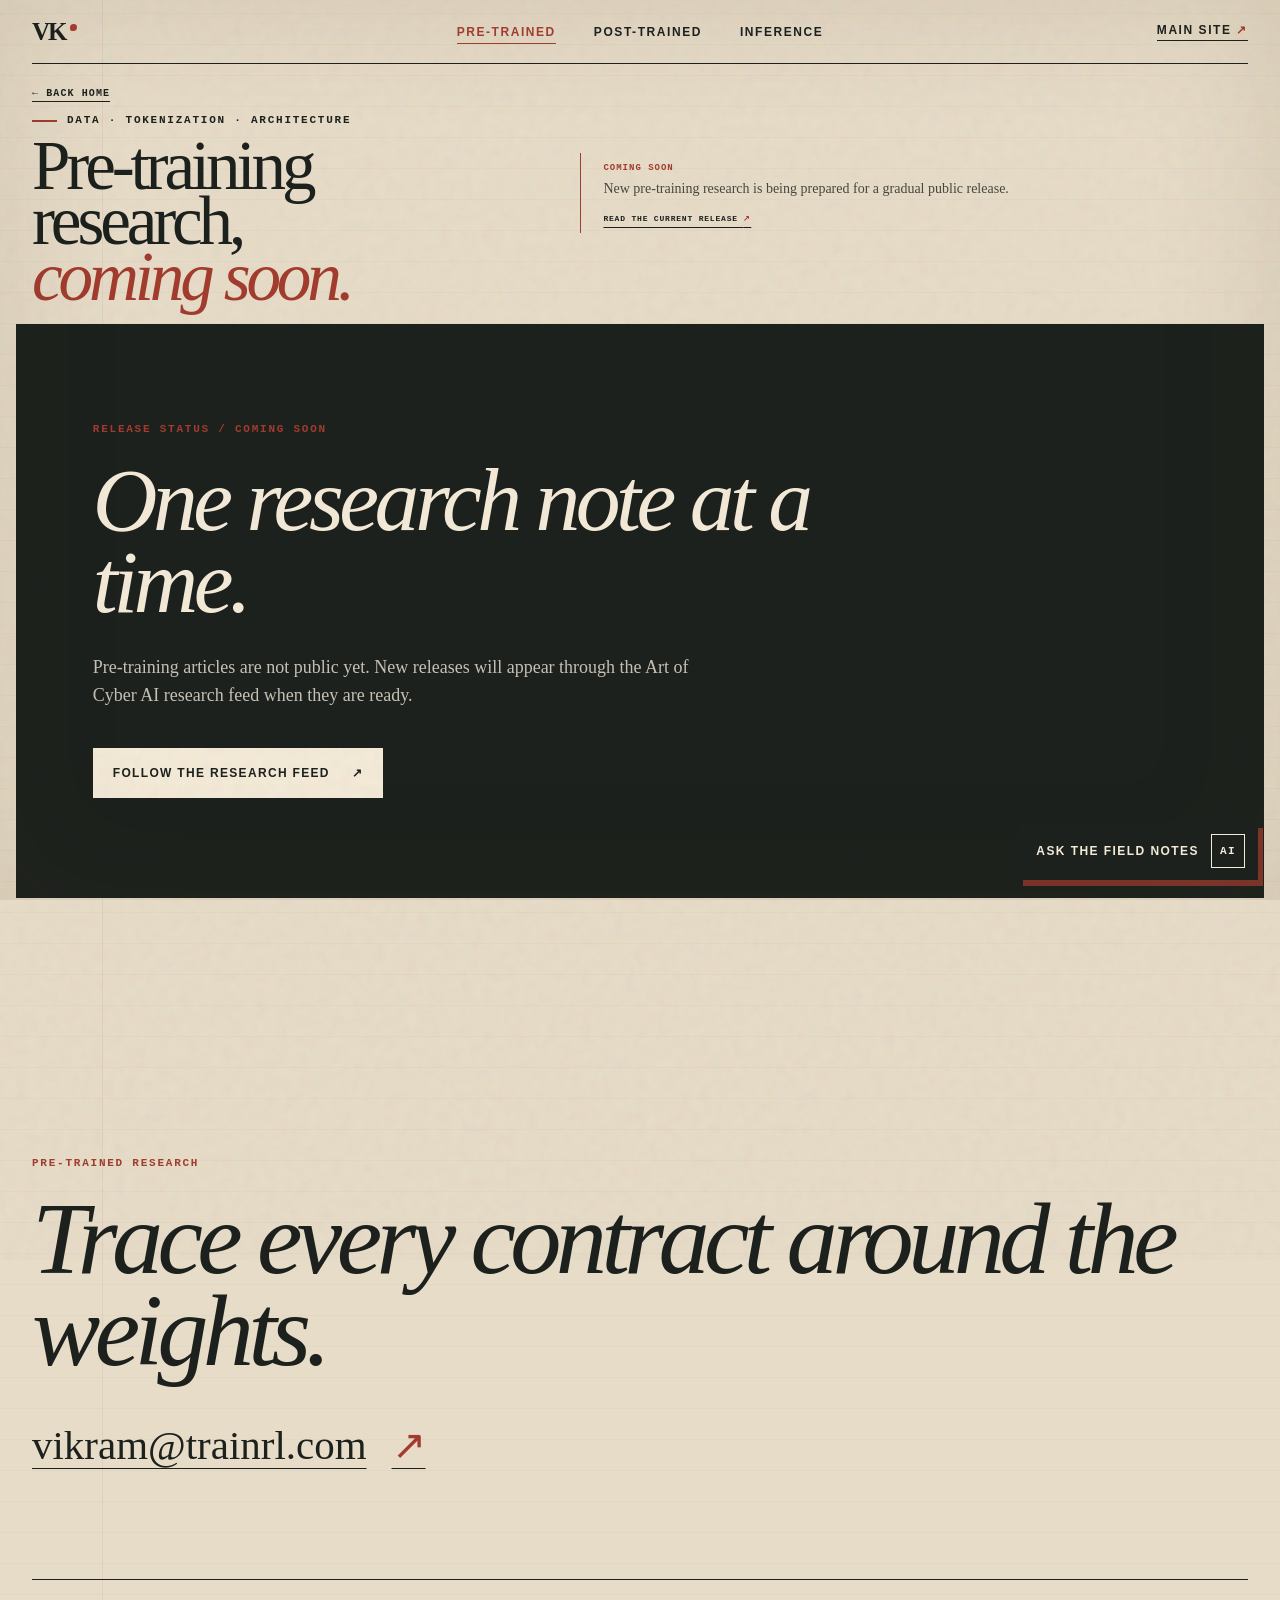
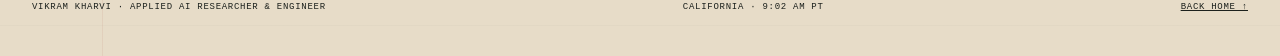
<file: index.html>
<!doctype html>
<html lang="en">
<head>
  <meta charset="UTF-8">
  <meta name="viewport" content="width=device-width, initial-scale=1.0">
  <meta name="description" content="Pre-training research from Art of Cyber AI is coming soon, with new technical blogs released gradually.">
  <meta name="robots" content="index, follow">
  <meta name="author" content="Vikram Kharvi">
  <link rel="canonical" href="https://pre-trained.artofcyberai.com/">
  <meta name="theme-color" content="#e7dcc8">
  <meta property="og:type" content="website">
  <meta property="og:site_name" content="Pre-trained — Art of Cyber AI">
  <meta property="og:locale" content="en_US">
  <meta property="og:title" content="Pre-training Research — Coming Soon">
  <meta property="og:description" content="Pre-training research is coming soon, with new technical blogs released gradually.">
  <meta property="og:url" content="https://pre-trained.artofcyberai.com/">
  <meta property="og:image" content="https://artofcyberai.com/og-image.png">
  <meta property="og:image:width" content="1200">
  <meta property="og:image:height" content="630">
  <meta property="og:image:alt" content="Vikram Kharvi's applied AI research">
  <meta name="twitter:card" content="summary_large_image">
  <meta name="twitter:title" content="Pre-training Research — Coming Soon">
  <meta name="twitter:description" content="Pre-training research is coming soon, with new technical blogs released gradually.">
  <meta name="twitter:image" content="https://artofcyberai.com/og-image.png">
  <link rel="alternate" type="application/atom+xml" title="Art of Cyber AI research feed" href="https://artofcyberai.com/feed.xml">
  <script type="application/ld+json">{"@context":"https://schema.org","@type":"CollectionPage","url":"https://pre-trained.artofcyberai.com/","name":"Pre-training Research — Coming Soon","description":"Pre-training research from Art of Cyber AI is coming soon, with new technical blogs released gradually.","inLanguage":"en","isPartOf":{"@type":"WebSite","url":"https://artofcyberai.com/","name":"Art of Cyber AI"},"author":{"@type":"Person","name":"Vikram Kharvi","url":"https://artofcyberai.com/"}}</script>
  <title>Pre-training Research — Coming Soon</title>
  <link rel="icon" href="favicon.svg" type="image/svg+xml">
  <link rel="stylesheet" href="styles.css?v=archive2">
</head>
<body class="blog-page blog-index-page">
  <a class="skip-link" href="#archive-status">Skip to release status</a>
  <div class="scroll-progress" aria-hidden="true"><span></span></div>
  <div class="paper-grain" aria-hidden="true"></div>

  <nav class="site-nav" aria-label="Primary navigation">
    <a class="monogram" href="https://artofcyberai.com/" aria-label="Art of Cyber AI, home">VK<span class="ink-dot"></span></a>
    <div class="nav-links">
      <a href="https://pre-trained.artofcyberai.com/" aria-current="page">Pre-trained</a>
      <a href="https://trainrl.com/">Post-trained</a>
      <a href="https://inference.artofcyberai.com/">Inference</a>
    </div>
    <a class="nav-site" href="https://artofcyberai.com/">Main site <span aria-hidden="true">&nearr;</span></a>
  </nav>

  <header class="series-hero">
    <p class="margin-code" aria-hidden="true">PRE-TRAINED / COMING SOON</p>
    <div class="reveal is-visible">
      <a class="back-link" href="https://artofcyberai.com/">&larr; Back home</a>
      <p class="eyebrow"><span></span> Data &middot; tokenization &middot; architecture</p>
      <h1>Pre-training research,<br><em>coming soon.</em></h1>
    </div>
    <div class="series-intro reveal is-visible">
      <p class="series-count">Coming soon</p>
      <p>New pre-training research is being prepared for a gradual public release.</p>
      <a href="https://trainrl.com/post-training-stack.html">Read the current release <span>&nearr;</span></a>
    </div>
  </header>

  <main id="archive-status">
    <section class="first-issue reveal" aria-labelledby="archive-title">
      <p class="section-index">Release status / Coming soon</p>
      <h2 id="archive-title">One research note at a time.</h2>
      <p>Pre-training articles are not public yet. New releases will appear through the Art of Cyber AI research feed when they are ready.</p>
      <a class="button button-primary" href="https://artofcyberai.com/#subscribe">Follow the research feed <span aria-hidden="true">&nearr;</span></a>
    </section>

    <!-- BLOG_NOTES_START -->
<!-- BLOG_NOTES_END -->
  </main>

  <footer>
    <div class="footer-main">
      <p class="section-index">Pre-trained research</p>
      <h2>Trace every contract around the weights.</h2>
      <a class="footer-email" href="mailto:vikram@trainrl.com">vikram@trainrl.com <span>&nearr;</span></a>
    </div>
    <div class="footer-bottom">
      <p>Vikram Kharvi &middot; Applied AI Researcher &amp; Engineer</p>
      <p>California &middot; <span id="local-time">Pacific time</span></p>
      <a href="https://artofcyberai.com/">Back home &uarr;</a>
    </div>
  </footer>

  <script src="script.js?v=archive1"></script>
</body>
</html>
</file>
<file: styles.css>
:root {
  --paper: #e7dcc8;
  --paper-light: #f4ead8;
  --paper-deep: #cdbb9f;
  --ink: #1c211d;
  --muted: #63645c;
  --red: #a23c2e;
  --rust: #b45635;
  --green: #31594b;
  --line: rgba(28, 33, 29, 0.22);
  --sans: "Arial Narrow", "Aptos Narrow", "Helvetica Neue", Arial, sans-serif;
  --serif: "Iowan Old Style", "Palatino Linotype", Palatino, Baskerville, Georgia, serif;
  --mono: "Cascadia Mono", "SFMono-Regular", Consolas, monospace;
  --page: min(1240px, calc(100vw - 64px));
}

* { box-sizing: border-box; }
html { scroll-behavior: smooth; }
body {
  margin: 0;
  color: var(--ink);
  background:
    linear-gradient(90deg, transparent 0 8%, rgba(162, 60, 46, 0.08) 8% calc(8% + 1px), transparent calc(8% + 1px)),
    repeating-linear-gradient(0deg, rgba(28, 33, 29, 0.025) 0 1px, transparent 1px 31px),
    var(--paper);
  font-family: var(--sans);
  overflow-x: hidden;
  -webkit-font-smoothing: antialiased;
}

body::before {
  content: "";
  position: fixed;
  inset: 0;
  pointer-events: none;
  z-index: 30;
  box-shadow: inset 0 0 130px rgba(73, 55, 32, 0.12);
}

::selection { background: var(--red); color: var(--paper-light); }
a { color: inherit; }

.paper-grain {
  position: fixed;
  inset: -40%;
  z-index: 29;
  pointer-events: none;
  opacity: 0.22;
  background-image: url("data:image/svg+xml,%3Csvg viewBox='0 0 180 180' xmlns='http://www.w3.org/2000/svg'%3E%3Cfilter id='n'%3E%3CfeTurbulence type='fractalNoise' baseFrequency='.83' numOctaves='4' stitchTiles='stitch'/%3E%3C/filter%3E%3Crect width='100%25' height='100%25' filter='url(%23n)' opacity='.30'/%3E%3C/svg%3E");
  animation: grain 0.22s steps(2) infinite;
  mix-blend-mode: multiply;
}

@keyframes grain {
  0% { transform: translate3d(0, 0, 0); }
  25% { transform: translate3d(2%, -1%, 0); }
  50% { transform: translate3d(-1%, 2%, 0); }
  75% { transform: translate3d(1%, 1%, 0); }
  100% { transform: translate3d(-2%, -1%, 0); }
}

.skip-link {
  position: fixed;
  left: 16px;
  top: -60px;
  z-index: 100;
  padding: 12px 18px;
  background: var(--ink);
  color: var(--paper-light);
  transition: top 0.2s ease;
}
.skip-link:focus { top: 16px; }

.scroll-progress {
  position: fixed;
  top: 0;
  left: 0;
  right: 0;
  height: 3px;
  z-index: 90;
}
.scroll-progress span { display: block; width: 100%; height: 100%; background: var(--red); transform: scaleX(0); transform-origin: left; }

.site-nav {
  width: var(--page);
  height: 78px;
  margin: 0 auto;
  display: grid;
  grid-template-columns: 1fr auto 1fr;
  align-items: center;
  border-bottom: 1px solid var(--ink);
  position: relative;
  z-index: 40;
}
.monogram {
  justify-self: start;
  font-family: var(--serif);
  font-size: 25px;
  font-weight: 700;
  text-decoration: none;
  letter-spacing: -0.08em;
  position: relative;
}
.ink-dot {
  position: absolute;
  width: 7px;
  height: 7px;
  right: -11px;
  top: 6px;
  border-radius: 50% 46% 52% 41%;
  background: var(--red);
}
.nav-links { display: flex; gap: 38px; }
.nav-links a, .nav-resume, .nav-site {
  font-size: 12px;
  text-transform: uppercase;
  letter-spacing: 0.13em;
  font-weight: 700;
  text-decoration: none;
}
.nav-links a { position: relative; }
.nav-links a::after {
  content: "";
  position: absolute;
  left: 0;
  right: 100%;
  bottom: -5px;
  border-bottom: 1px solid var(--red);
  transition: right 0.3s ease;
}
.nav-links a:hover::after, .nav-links a:focus-visible::after { right: 0; }
.nav-links a[aria-current="page"] { color: var(--red); }
.nav-links a[aria-current="page"]::after { right: 0; }
.nav-resume { justify-self: end; border-bottom: 1px solid var(--ink); padding-bottom: 3px; }
.nav-resume span { color: var(--red); }
.nav-site { justify-self: end; border-bottom: 1px solid var(--ink); padding-bottom: 3px; }
.nav-site span { color: var(--red); }

.hero {
  width: var(--page);
  min-height: calc(100vh - 78px);
  margin: 0 auto;
  position: relative;
  display: grid;
  grid-template-columns: minmax(0, 1.05fr) minmax(400px, 0.95fr);
  grid-template-rows: 1fr auto;
  gap: 34px 74px;
  align-items: center;
  padding: 62px 0 52px;
}
.margin-code {
  position: absolute;
  left: -55px;
  top: 50%;
  margin: 0;
  writing-mode: vertical-rl;
  transform: rotate(180deg);
  font: 10px var(--mono);
  letter-spacing: 0.18em;
  color: var(--muted);
}
.eyebrow, .section-index {
  margin: 0 0 24px;
  font: 700 11px/1 var(--mono);
  text-transform: uppercase;
  letter-spacing: 0.16em;
  color: var(--red);
}
.eyebrow { display: flex; align-items: center; gap: 10px; color: var(--ink); }
.eyebrow span { width: 25px; height: 2px; background: var(--red); }
.hero h1 {
  max-width: 760px;
  margin: 0;
  font: 400 clamp(54px, 5.9vw, 94px)/0.93 var(--serif);
  letter-spacing: -0.052em;
}
.hero h1 em { color: var(--red); font-weight: 400; }
.hero-deck {
  max-width: 650px;
  margin: 30px 0 0;
  font: 400 clamp(17px, 1.45vw, 21px)/1.52 var(--serif);
  color: #41443e;
}
.hero-actions { display: flex; gap: 27px; align-items: center; margin-top: 34px; }
.current-work {
  max-width: 650px;
  margin-top: 26px;
  padding: 15px 18px;
  display: grid;
  grid-template-columns: auto 1fr auto;
  gap: 14px;
  align-items: center;
  border: 1px solid var(--line);
  background: rgba(244, 234, 216, 0.44);
  text-decoration: none;
  transition: background 0.25s ease, transform 0.25s ease;
}
.current-work:hover { background: var(--paper-light); transform: translateX(4px); }
.current-work > span { display: flex; align-items: center; gap: 7px; color: var(--red); font: 700 9px var(--mono); text-transform: uppercase; letter-spacing: 0.09em; white-space: nowrap; }
.current-work i, .currently-card i { width: 7px; height: 7px; display: inline-block; background: var(--red); border-radius: 50%; animation: pulseDot 1.8s ease-in-out infinite; }
.current-work strong { font: 400 14px/1.35 var(--serif); }
.current-work b { color: var(--red); }
@keyframes pulseDot { 0%,100% { box-shadow: 0 0 0 0 rgba(162,60,46,.25); } 50% { box-shadow: 0 0 0 6px rgba(162,60,46,0); } }
.button {
  min-height: 50px;
  padding: 0 20px;
  display: inline-flex;
  align-items: center;
  gap: 22px;
  text-decoration: none;
  font-size: 12px;
  text-transform: uppercase;
  letter-spacing: 0.11em;
  font-weight: 700;
  transition: transform 0.25s ease, background 0.25s ease;
}
.button-primary { background: var(--ink); color: var(--paper-light); }
.button-primary:hover { transform: translateY(-3px) rotate(-0.5deg); background: var(--red); }
.text-link { font-size: 13px; font-weight: 700; text-underline-offset: 5px; }
.text-link span { color: var(--red); }

.hero-visual { position: relative; transform: translateY(var(--parallax-y, 0)); will-change: transform; }
.diagram-paper {
  width: min(100%, 540px);
  margin-left: auto;
  padding: 22px 22px 15px;
  position: relative;
  background:
    repeating-linear-gradient(0deg, transparent 0 23px, rgba(49, 89, 75, 0.12) 23px 24px),
    #f2ead9;
  box-shadow: 3px 5px 0 rgba(28,33,29,0.18), 16px 20px 34px rgba(52,40,24,0.14);
  transform: rotate(1.7deg);
}
.diagram-paper::after {
  content: "";
  position: absolute;
  inset: 0;
  border: 1px solid rgba(28,33,29,0.38);
  transform: rotate(-0.6deg);
  pointer-events: none;
}
.diagram-label { margin: 0; font: 700 10px var(--mono); letter-spacing: 0.12em; }
.diagram-paper svg { width: 100%; color: var(--ink); overflow: visible; }
.diagram-paper circle, .orbit, .arrow-path, .scribble { fill: none; stroke: currentColor; stroke-width: 2; vector-effect: non-scaling-stroke; }
.diagram-paper .orbit { opacity: 0.22; stroke-dasharray: 7 5; }
.diagram-paper .orbit-two { stroke: var(--red); stroke-dasharray: 2 5; }
.arrow-path { stroke-width: 1.3; }
.scribble { stroke: var(--red); stroke-width: 3; }
.diagram-paper text { font: 700 10px var(--mono); letter-spacing: 0.04em; }
.diagram-paper .center-text { font-size: 12px; fill: var(--red); }
.diagram-note { margin: -20px 0 0 auto; width: max-content; font: italic 15px/1.2 var(--serif); color: var(--red); transform: rotate(-4deg); }
.tape { position: absolute; width: 112px; height: 28px; background: rgba(199, 180, 137, 0.52); z-index: 2; backdrop-filter: blur(1px); }
.tape-top { right: 19%; top: -11px; transform: rotate(-4deg); }
.tape-bottom { left: 13%; bottom: -9px; transform: rotate(4deg); }

.hero-metrics { grid-column: 1 / -1; display: flex; gap: 0; border-top: 1px solid var(--ink); border-bottom: 1px solid var(--ink); }
.hero-metrics div { flex: 0 1 220px; display: flex; gap: 12px; align-items: center; padding: 15px 26px 15px 0; margin-right: 26px; border-right: 1px solid var(--line); }
.hero-metrics strong { font: italic 34px/1 var(--serif); color: var(--red); }
.hero-metrics span { font: 700 10px/1.25 var(--mono); text-transform: uppercase; letter-spacing: 0.08em; }
.scroll-cue { position: absolute; right: 0; bottom: 5px; display: flex; gap: 10px; align-items: center; text-decoration: none; font: 10px var(--mono); text-transform: uppercase; letter-spacing: 0.1em; }
.scroll-cue i { display: block; width: 1px; height: 34px; background: var(--ink); animation: scrollCue 1.8s ease-in-out infinite; transform-origin: top; }
@keyframes scrollCue { 0%,100% { transform: scaleY(0.25); } 50% { transform: scaleY(1); } }

main { overflow: clip; }
.manifesto {
  margin-top: 100px;
  min-height: 720px;
  padding: 130px max(32px, calc((100vw - 1240px)/2));
  position: relative;
  display: grid;
  grid-template-columns: 180px 1fr 180px;
  gap: 45px;
  align-items: center;
  background: var(--ink);
  color: var(--paper-light);
  transform: rotate(-1deg) scale(1.03);
}
.manifesto > * { transform: rotate(1deg); }
.manifesto .section-index { align-self: start; margin-top: 55px; }
.manifesto-copy { max-width: 760px; }
.quote-mark { width: 60px; fill: var(--red); margin-bottom: 22px; }
.manifesto h2 { margin: 0; font: italic 400 clamp(48px, 6vw, 90px)/0.98 var(--serif); letter-spacing: -0.04em; }
.manifesto-copy p { max-width: 650px; margin: 38px 0 0 80px; font: 18px/1.55 var(--serif); color: #c8c2b6; }
.side-note { align-self: end; margin-bottom: 60px; font: italic 17px/1.4 var(--serif); color: #c8c2b6; transform: rotate(5deg); }
.side-note span { color: var(--red); }

.notes, .work { width: var(--page); margin: 0 auto; padding: 150px 0; }
.section-heading { display: grid; grid-template-columns: 1fr 380px; gap: 70px; align-items: end; margin-bottom: 75px; }
.section-heading h2, .work-intro h2, .about h2 { margin: 0; font: 400 clamp(48px, 5.2vw, 76px)/0.98 var(--serif); letter-spacing: -0.042em; }
.section-heading > p { margin: 0; padding-left: 24px; border-left: 1px solid var(--red); font: 16px/1.55 var(--serif); color: var(--muted); }

.note-grid { display: grid; grid-template-columns: 1.08fr 0.92fr; border-top: 1px solid var(--ink); border-bottom: 1px solid var(--ink); }
.note-card { min-height: 560px; border-right: 1px solid var(--ink); position: relative; overflow: hidden; transition: background 0.35s ease; }
.note-card:last-child { border-right: 0; }
.note-card a { height: 100%; padding: 28px; display: flex; flex-direction: column; color: inherit; text-decoration: none; }
.note-card:hover { background: rgba(244, 237, 223, 0.56); }
.note-card:hover .read-link b { transform: translate(4px, -4px); }
.note-meta { display: flex; justify-content: space-between; gap: 15px; font: 10px var(--mono); letter-spacing: 0.09em; text-transform: uppercase; }
.note-meta span { color: var(--red); font-weight: 700; }
.note-card h3 { margin: auto 0 18px; max-width: 330px; font: 400 38px/1.04 var(--serif); letter-spacing: -0.035em; }
.note-card > a > p { margin: 0 0 30px; color: var(--muted); font: 15px/1.5 var(--serif); }
.read-link { padding-top: 17px; border-top: 1px solid var(--line); display: flex; justify-content: space-between; font: 700 11px var(--mono); text-transform: uppercase; letter-spacing: 0.11em; }
.read-link b { color: var(--red); font-size: 18px; transition: transform 0.25s ease; }
.note-focus { padding: 40px 46px; display: flex; flex-direction: column; justify-content: center; }
.note-focus > p { display: flex; align-items: center; gap: 10px; margin: 0 0 38px; color: var(--red); font: 700 9px var(--mono); text-transform: uppercase; letter-spacing: .11em; }
.note-focus > p i { width: 7px; height: 7px; background: var(--red); border-radius: 50%; animation: pulseDot 1.8s ease-in-out infinite; }
.note-focus h3 { max-width: 470px; margin: 0 0 35px; font: 400 42px/1.05 var(--serif); letter-spacing: -.035em; }
.note-focus ul { margin: 0 0 35px; padding: 0; list-style: none; border-top: 1px solid var(--ink); }
.note-focus li { padding: 13px 0; display: flex; gap: 17px; border-bottom: 1px solid var(--line); font: 15px/1.4 var(--serif); }
.note-focus li span { color: var(--red); font: 9px var(--mono); }
.note-focus > a { align-self: flex-start; font: 700 10px var(--mono); text-transform: uppercase; letter-spacing: .1em; text-underline-offset: 6px; }
.note-focus > a b { color: var(--red); }
.note-sketch { height: 210px; margin: 38px 0 10px; position: relative; }
.scale-beam { position: absolute; left: 20%; top: 48%; width: 60%; height: 2px; background: var(--ink); transform: rotate(-7deg); }
.scale-beam::before { content: ""; position: absolute; width: 9px; height: 9px; border: 2px solid var(--ink); border-radius: 50%; left: 50%; top: -5px; background: var(--paper); }
.scale-base { position: absolute; left: 49.5%; top: 50%; width: 2px; height: 33%; background: var(--ink); }
.scale-base::after { content: ""; position: absolute; width: 70px; height: 2px; background: var(--ink); left: -34px; bottom: 0; transform: rotate(2deg); }
.scale-left, .scale-right { position: absolute; width: 85px; height: 40px; border: 2px solid var(--red); border-top: 0; border-radius: 0 0 50% 50%; }
.scale-left { left: 15%; top: 50%; }
.scale-right { right: 14%; top: 37%; }
.note-sketch small { position: absolute; bottom: 16px; font: italic 13px var(--serif); color: var(--red); }
.note-sketch small:first-of-type { left: 13%; }
.note-sketch small:last-of-type { right: 13%; }

.article-strip { width: var(--page); margin: -70px auto 0; padding-bottom: 130px; }
.field-note { scroll-margin-top: 24px; display: grid; grid-template-columns: 250px 1fr; gap: 45px; padding: 54px 0; border-top: 1px solid var(--ink); }
.field-note:last-child { border-bottom: 1px solid var(--ink); }
.article-kicker { font: 700 11px var(--mono); text-transform: uppercase; letter-spacing: 0.12em; color: var(--red); }
.article-kicker span { display: inline-grid; place-items: center; width: 32px; height: 32px; margin-right: 12px; border: 1px solid var(--red); border-radius: 50%; }
.field-note h3 { margin: 0 0 20px; font: 400 36px/1.05 var(--serif); }
.field-note p { max-width: 780px; margin: 0; font: 17px/1.65 var(--serif); color: #4b4d47; }

.work { display: grid; grid-template-columns: 340px 1fr; gap: 110px; padding-top: 70px; }
.work-intro { position: sticky; top: 80px; align-self: start; }
.work-intro h2 { font-size: 57px; }
.work-intro > p:last-child { margin: 30px 0 0; font: 16px/1.5 var(--serif); color: var(--muted); }
.timeline { position: relative; }
.timeline::before { content: ""; position: absolute; left: 122px; top: 13px; bottom: 0; width: 1px; background: var(--line); }
.timeline-item { display: grid; grid-template-columns: 95px 16px 1fr; gap: 20px; padding-bottom: 88px; }
.timeline-date { padding-top: 5px; font: 10px var(--mono); letter-spacing: 0.07em; color: var(--red); }
.timeline-marker { display: flex; justify-content: center; padding-top: 6px; position: relative; z-index: 1; }
.timeline-marker span { width: 9px; height: 9px; border-radius: 50%; background: var(--paper); border: 2px solid var(--red); box-shadow: 0 0 0 6px var(--paper); }
.timeline-item:first-child .timeline-marker span { background: var(--red); animation: pulse 2.2s ease-out infinite; }
@keyframes pulse { 0%,100% { box-shadow: 0 0 0 6px var(--paper); } 50% { box-shadow: 0 0 0 11px rgba(162,60,46,0.12); } }
.role-heading { display: flex; justify-content: space-between; gap: 24px; align-items: baseline; border-bottom: 1px solid var(--ink); padding-bottom: 13px; }
.role-heading h3 { margin: 0; font: 400 29px/1.1 var(--serif); }
.role-heading p { margin: 0; font: 700 10px var(--mono); text-transform: uppercase; letter-spacing: 0.1em; color: var(--red); text-align: right; }
.timeline-copy > p { margin: 20px 0; font: 16px/1.55 var(--serif); color: var(--muted); }
.tag-row { display: flex; flex-wrap: wrap; gap: 8px; }
.tag-row span { padding: 7px 10px 6px; border: 1px solid var(--line); border-radius: 20px; font: 9px var(--mono); text-transform: uppercase; letter-spacing: 0.08em; }

.about { padding-top: 130px; }
.about-paper { width: min(1350px, calc(100vw - 32px)); margin: 0 auto; padding: 95px max(32px, calc((100% - 1176px)/2)); background: var(--paper-light); border: 1px solid var(--ink); box-shadow: 12px 15px 0 var(--ink); transform: rotate(0.35deg); }
.about-grid { display: grid; grid-template-columns: 1fr 0.8fr; gap: 80px; align-items: start; }
.about-grid h2 { transform: rotate(-0.35deg); }
.about-copy { padding-top: 8px; }
.about-copy p { margin: 0 0 22px; font: 18px/1.65 var(--serif); color: #4a4c46; }
.credential-row { display: grid; grid-template-columns: repeat(3, 1fr); gap: 0; margin-top: 70px; border-top: 1px solid var(--ink); border-bottom: 1px solid var(--ink); }
.credential-row div { padding: 25px 24px 22px 0; margin-right: 24px; border-right: 1px solid var(--line); display: flex; flex-direction: column; }
.credential-row div:last-child { border-right: 0; }
.credential-row span { margin-bottom: 13px; color: var(--red); font: 700 9px var(--mono); text-transform: uppercase; letter-spacing: 0.12em; }
.credential-row strong { font: 400 21px/1.2 var(--serif); }
.credential-row small { margin-top: 6px; font: 9px/1.4 var(--mono); color: var(--muted); text-transform: uppercase; }
.skills-marquee { margin: 100px 0 0; padding: 18px 0; background: var(--red); color: var(--paper-light); overflow: hidden; transform: rotate(-1deg) scale(1.02); }
.skills-marquee div { display: flex; align-items: center; width: max-content; animation: marquee 30s linear infinite; }
.skills-marquee span { padding: 0 26px; font: 700 12px var(--mono); letter-spacing: 0.12em; }
.skills-marquee i { font: normal 13px var(--serif); }
@keyframes marquee { to { transform: translateX(-50%); } }

footer { width: var(--page); margin: 0 auto; padding: 160px 0 45px; }
.footer-main { padding-bottom: 110px; }
.footer-main h2 { margin: 0 0 45px; font: italic 400 clamp(56px, 8vw, 118px)/0.9 var(--serif); letter-spacing: -0.055em; }
.footer-email { display: inline-flex; gap: 25px; align-items: center; font: 400 clamp(22px, 3.2vw, 46px)/1.15 var(--serif); text-decoration-thickness: 1px; text-underline-offset: 9px; }
.footer-email span { color: var(--red); transition: transform 0.25s ease; }
.footer-email:hover span { transform: translate(5px, -5px); }
.footer-bottom { padding-top: 22px; border-top: 1px solid var(--ink); display: flex; justify-content: space-between; gap: 30px; font: 9px var(--mono); text-transform: uppercase; letter-spacing: 0.08em; }
.footer-bottom p { margin: 0; }

/* Dedicated research journal */
.blog-page { background-position: 0 0; }
.blog-hero {
  width: var(--page);
  min-height: calc(100vh - 78px);
  margin: 0 auto;
  padding: 70px 0 100px;
  display: grid;
  grid-template-columns: minmax(0, 1.08fr) minmax(440px, .92fr);
  gap: 70px;
  align-items: center;
}
.back-link { display: inline-block; margin-bottom: 58px; font: 700 10px var(--mono); text-transform: uppercase; letter-spacing: .11em; text-underline-offset: 5px; }
.blog-hero h1 { max-width: 780px; margin: 0; font: 400 clamp(58px, 6vw, 92px)/.94 var(--serif); letter-spacing: -.052em; }
.blog-hero h1 em { color: var(--red); font-weight: 400; }
.blog-deck { max-width: 690px; margin: 30px 0; font: 19px/1.58 var(--serif); color: #444640; }
.article-meta { display: flex; flex-wrap: wrap; gap: 0; border-top: 1px solid var(--ink); border-bottom: 1px solid var(--ink); }
.article-meta span { padding: 12px 18px 11px 0; margin-right: 18px; border-right: 1px solid var(--line); color: var(--muted); font: 700 9px var(--mono); text-transform: uppercase; letter-spacing: .1em; }
.medium-reference { padding: 12px 0 11px; color: var(--red); font: 700 9px var(--mono); text-transform: uppercase; letter-spacing: .1em; text-decoration: none; }
.medium-reference:hover { text-decoration: underline; text-underline-offset: 4px; }
.rl-visual { transform: translateY(var(--parallax-y, 0)); }

.blog-main { overflow: visible; }
.blog-article { width: min(1020px, calc(100vw - 64px)); margin: 0 auto; padding: 135px 0 40px; }
.article-lede { max-width: 850px; margin: 0 auto 100px; font: 29px/1.48 var(--serif); }
.article-lede span { color: var(--red); font-style: italic; }
.article-rule { display: flex; align-items: center; gap: 18px; margin-bottom: 100px; color: var(--red); font: 700 9px var(--mono); letter-spacing: .12em; }
.article-rule i { flex: 1; height: 1px; background: var(--ink); }
.article-section { display: grid; grid-template-columns: 175px 1fr; gap: 70px; padding: 10px 0 120px; }
.article-section aside { padding-top: 8px; color: var(--red); font: 700 9px var(--mono); text-transform: uppercase; letter-spacing: .11em; }
.article-section aside span { width: 38px; height: 38px; display: grid; place-items: center; margin-bottom: 12px; border: 1px solid var(--red); border-radius: 50%; }
.article-section aside p { margin: 0; }
.article-section h2 { max-width: 700px; margin: 0 0 35px; font: 400 52px/1.02 var(--serif); letter-spacing: -.04em; }
.article-section > div > p { margin: 0 0 25px; font: 19px/1.72 var(--serif); color: #444640; }
.article-section blockquote { margin: 55px 0 20px; padding: 0 0 0 35px; border-left: 3px solid var(--red); font: italic 35px/1.2 var(--serif); color: var(--red); }
.article-close { padding-bottom: 160px; }
.article-close .button { margin-top: 25px; }

/* Series archive */
.series-hero {
  width: var(--page);
  min-height: 670px;
  margin: 0 auto;
  padding: 75px 0 100px;
  position: relative;
  display: grid;
  grid-template-columns: 1.15fr .65fr;
  gap: 100px;
  align-items: end;
}
.series-hero .margin-code { left: -55px; top: 45%; }
.series-hero h1 { margin: 0; font: 400 clamp(76px, 9vw, 138px)/.82 var(--serif); letter-spacing: -.06em; }
.series-hero h1 em { color: var(--red); font-weight: 400; }
.series-intro { max-width: 460px; padding: 30px 0 8px 30px; border-left: 1px solid var(--red); }
.series-count { margin: 0 0 28px; color: var(--red); font: 700 9px var(--mono); text-transform: uppercase; letter-spacing: .11em; }
.series-intro > p:not(.series-count) { margin: 0 0 35px; font: 20px/1.6 var(--serif); color: #464842; }
.series-intro a { font: 700 10px var(--mono); text-transform: uppercase; letter-spacing: .1em; text-underline-offset: 6px; }
.series-intro a span { color: var(--red); }
.title-board { width: var(--page); margin: 0 auto; padding: 130px 0; }
.title-board-heading { margin-bottom: 75px; display: grid; grid-template-columns: 1fr 360px; gap: 70px; align-items: end; }
.title-board-heading h2 { margin: 0; font: 400 clamp(52px, 5.5vw, 82px)/.96 var(--serif); letter-spacing: -.045em; }
.title-board-heading > p { margin: 0; padding-left: 24px; border-left: 1px solid var(--red); font: 17px/1.55 var(--serif); color: var(--muted); }
.title-list { margin: 0; padding: 0; list-style: none; border-top: 1px solid var(--ink); }
.title-item { border-bottom: 1px solid var(--ink); }
.title-item > a, .title-item > div { min-height: 255px; padding: 32px 22px 32px 0; display: grid; grid-template-columns: 90px 1fr 110px; gap: 30px; align-items: start; text-decoration: none; transition: background .28s ease, padding-left .28s ease; }
.title-item > a:hover { padding-left: 20px; background: var(--paper-light); }
.title-item.is-published { background: rgba(244,234,216,.5); }
.issue-number { color: var(--red); font: italic 44px/1 var(--serif); }
.issue-meta { margin-bottom: 34px; display: flex; gap: 22px; color: var(--red); font: 700 9px var(--mono); text-transform: uppercase; letter-spacing: .1em; }
.issue-meta span + span { color: var(--muted); }
.issue-copy h3 { max-width: 890px; margin: 0 0 18px; font: 400 clamp(31px, 3vw, 47px)/1.04 var(--serif); letter-spacing: -.035em; }
.issue-copy > p { max-width: 720px; margin: 0; font: 16px/1.5 var(--serif); color: var(--muted); }
.issue-action, .issue-status { justify-self: end; color: var(--red); font: 700 9px var(--mono); text-transform: uppercase; letter-spacing: .1em; }
.issue-action b { font-size: 18px; }
.issue-status { color: var(--muted); }
.title-item:not(.is-published) .issue-copy h3 { color: #383b36; }
.series-method { width: var(--page); margin: 0 auto; padding: 110px 0 150px; }
.method-grid { display: grid; grid-template-columns: repeat(3,1fr); border-top: 1px solid var(--ink); border-left: 1px solid var(--ink); }
.method-grid > div { min-height: 260px; padding: 30px; display: flex; flex-direction: column; border-right: 1px solid var(--ink); border-bottom: 1px solid var(--ink); }
.method-grid span { color: var(--red); font: 700 9px var(--mono); }
.method-grid strong { margin-top: auto; font: 400 35px var(--serif); }
.method-grid p { margin: 14px 0 0; font: 15px/1.5 var(--serif); color: var(--muted); }
.first-issue { width: min(1350px, calc(100vw - 32px)); margin: 0 auto 100px; padding: 100px clamp(32px, 6vw, 88px); position: relative; background: var(--ink); color: var(--paper-light); transform: rotate(-.5deg); }
.first-issue h2 { max-width: 850px; margin: 0 0 30px; font: italic 400 clamp(58px,7vw,102px)/.92 var(--serif); letter-spacing: -.05em; }
.first-issue > p:not(.section-index) { max-width: 620px; margin: 0 0 38px; font: 18px/1.55 var(--serif); color: #c8c2b6; }
.first-issue .button-primary { background: var(--paper-light); color: var(--ink); }

/* Compact title-first index */
.blog-index-page .site-nav { height: 64px; }
.blog-index-page .series-hero { min-height: 145px; padding: 18px 0 20px; grid-template-columns: .85fr 1.15fr; gap: 55px; align-items: center; }
.blog-index-page .series-hero .margin-code { display: none; }
.blog-index-page .series-hero .back-link { margin: 0 0 16px; }
.blog-index-page .series-hero .eyebrow { margin-bottom: 12px; }
.blog-index-page .series-hero h1 { font-size: clamp(52px,5.4vw,72px); line-height: .8; }
.blog-index-page .series-intro { max-width: 620px; padding: 10px 0 8px 22px; }
.blog-index-page .series-count { margin-bottom: 7px; }
.blog-index-page .series-intro > p:not(.series-count) { margin-bottom: 9px; font-size: 14px; line-height: 1.35; }
.blog-index-page .series-intro a { font-size: 8px; }
.blog-index-page .title-board { padding: 18px 0 64px; }
.blog-index-page .title-board-heading { margin-bottom: 12px; grid-template-columns: 1fr 320px; gap: 35px; }
.blog-index-page .title-board-heading .section-index { margin-bottom: 5px; }
.blog-index-page .title-board-heading h2 { font-size: 32px; }
.blog-index-page .title-board-heading > p { font-size: 13px; line-height: 1.25; }
.blog-index-page .title-list { display: grid; grid-template-columns: repeat(3,1fr); border-left: 1px solid var(--ink); }
.blog-index-page .title-item { border-right: 1px solid var(--ink); }
.blog-index-page .title-item > a { min-height: 120px; padding: 14px 40px 13px 14px; position: relative; display: block; }
.blog-index-page .title-item > a:hover { padding-left: 14px; background: var(--paper-light); }
.blog-index-page .issue-number { position: absolute; top: 12px; right: 13px; font-size: 25px; }
.blog-index-page .issue-meta { margin-bottom: 9px; font-size: 7px; line-height: 1.2; }
.blog-index-page .issue-meta span + span { display: none; }
.blog-index-page .issue-copy h3 { margin: 0; font-size: clamp(18px,1.65vw,23px); line-height: 1.02; }
.blog-index-page .issue-copy > p { display: none; }
.blog-index-page .tech-board { padding-top: 42px; border-top: 1px solid var(--ink); }
.blog-index-page .tech-title-list { grid-template-columns: repeat(2,1fr); }
.blog-index-page .series-feature-list { grid-template-columns: 1fr; }
.blog-index-page .tech-title-list .title-item > a { min-height: 185px; }
.blog-index-page .tech-title-list .issue-copy h3 { font-size: clamp(25px,2.5vw,36px); }
.blog-index-page .tech-title-list .issue-copy > p { display: block; max-width: 480px; font-size: 13px; }
.reading-heading { margin: 42px 0 16px; display: flex; align-items: end; justify-content: space-between; gap: 32px; }
.reading-heading .section-index { margin: 0; }
.reading-heading h3 { margin: 0; font: italic 32px/1 var(--serif); }
.reading-grid { display: grid; grid-template-columns: repeat(3,1fr); border-top: 1px solid var(--ink); border-left: 1px solid var(--ink); }
.reading-card { min-height: 190px; padding: 22px; display: flex; flex-direction: column; border-right: 1px solid var(--ink); border-bottom: 1px solid var(--ink); color: inherit; text-decoration: none; transition: background .25s ease; }
.reading-card:hover { background: var(--paper-light); }
.reading-card span { color: var(--red); font: 700 8px var(--mono); text-transform: uppercase; letter-spacing: .1em; }
.reading-card h3 { margin: 28px 0 10px; font: 400 28px/1 var(--serif); }
.reading-card p { margin: 0 0 22px; color: var(--muted); font: 14px/1.45 var(--serif); }
.reading-card b { margin-top: auto; color: var(--red); font: 700 8px var(--mono); text-transform: uppercase; letter-spacing: .1em; }
.source-note { margin: 52px 0; padding: 28px 30px; border: 1px solid var(--ink); background: var(--paper-light); box-shadow: 6px 7px 0 var(--ink); }
.source-note span { display: block; margin-bottom: 12px; color: var(--red); font: 700 9px var(--mono); text-transform: uppercase; letter-spacing: .1em; }
.source-note a { font: 400 24px/1.2 var(--serif); text-underline-offset: 5px; }
.source-note p { margin: 14px 0 0; color: var(--muted); font: 14px/1.5 var(--serif); }
.chapter-article { width: min(1120px, calc(100vw - 64px)); }
.chapter-article section[id] { scroll-margin-top: 34px; }
.chapter-page-nav { display: flex; justify-content: space-between; gap: 16px; padding: 28px 0 120px; border-top: 1px solid rgba(31,35,32,.26); }
.chapter-page-nav .button:last-child { margin-left: auto; }
.chapter-credit { margin: 0 0 54px 245px; padding: 25px 28px 23px; border-left: 3px solid var(--red); background: rgba(244,237,223,.72); }
.chapter-credit > span { display: block; margin-bottom: 12px; color: var(--red); font: 700 9px var(--mono); text-transform: uppercase; letter-spacing: .11em; }
.chapter-credit p { max-width: 760px; margin: 0; color: var(--muted); font: 16px/1.6 var(--serif); }
.chapter-credit p a { color: var(--ink); font-weight: 700; text-underline-offset: 4px; }
.chapter-credit ul { margin: 18px 0 0; padding: 15px 0 0; display: flex; flex-wrap: wrap; gap: 9px 22px; border-top: 1px solid var(--line); list-style: none; }
.chapter-credit li { margin: 0; }
.chapter-credit li a { color: var(--red); font: 700 9px/1.4 var(--mono); text-transform: uppercase; letter-spacing: .06em; text-underline-offset: 4px; }
.chapter-toc { margin: 0 0 110px 245px; padding: 28px; border: 1px solid var(--ink); background: var(--paper-light); box-shadow: 7px 8px 0 var(--ink); }
.chapter-toc > span { display: block; margin-bottom: 20px; color: var(--red); font: 700 9px var(--mono); text-transform: uppercase; letter-spacing: .11em; }
.chapter-toc ol { margin: 0; padding: 0; display: grid; grid-template-columns: repeat(4,1fr); list-style: none; counter-reset: toc; border-top: 1px solid var(--line); border-left: 1px solid var(--line); }
.chapter-toc li { counter-increment: toc; }
.chapter-toc a { min-height: 64px; padding: 14px; display: flex; gap: 9px; border-right: 1px solid var(--line); border-bottom: 1px solid var(--line); color: inherit; font: 700 10px/1.3 var(--mono); text-decoration: none; }
.chapter-toc a::before { content: "0" counter(toc); color: var(--red); }
.chapter-toc a:hover { background: var(--paper); }
.equation { margin: 34px 0; padding: 24px 27px; border-left: 3px solid var(--red); background: rgba(244,237,223,.72); }
.equation > span { display: block; margin-bottom: 14px; color: var(--red); font: 700 9px var(--mono); text-transform: uppercase; letter-spacing: .1em; }
.equation > code { display: block; color: var(--ink); font: 600 17px/1.55 var(--mono); overflow-wrap: anywhere; }
.equation > p { margin: 13px 0 0; color: var(--muted); font: 14px/1.5 var(--serif); }
.tech-code { margin: 38px 0; padding: 25px 27px; overflow-x: auto; border: 1px solid var(--ink); background: var(--ink); color: #ece2d0; box-shadow: 6px 7px 0 var(--red); }
.tech-code code { color: inherit; font: 13px/1.75 var(--mono); white-space: pre; }
.schema-table { margin: 40px 0; border-top: 1px solid var(--ink); border-left: 1px solid var(--ink); }
.schema-table > div { display: grid; grid-template-columns: minmax(190px,.75fr) 1.5fr; }
.schema-table strong, .schema-table code, .schema-table p { margin: 0; padding: 15px 17px; border-right: 1px solid var(--ink); border-bottom: 1px solid var(--ink); }
.schema-table strong { color: var(--red); font: 700 9px var(--mono); text-transform: uppercase; letter-spacing: .08em; }
.schema-table code { color: var(--red); font: 12px/1.5 var(--mono); overflow-wrap: anywhere; }
.schema-table p { color: var(--muted); font: 15px/1.45 var(--serif); }
.chapter-flow { margin: 38px 0; padding: 22px; display: flex; flex-wrap: wrap; align-items: center; justify-content: center; gap: 12px; border: 1px solid var(--ink); background: var(--paper-light); }
.chapter-flow span { padding: 9px 12px; border: 1px solid var(--line); font: 700 9px var(--mono); text-transform: uppercase; letter-spacing: .08em; }
.chapter-flow i { color: var(--red); font: 400 19px var(--serif); }
.chapter-sources { margin: 55px 0 38px; padding: 28px 30px; border-top: 1px solid var(--ink); border-bottom: 1px solid var(--ink); background: rgba(244,237,223,.65); }
.chapter-sources > span { display: block; margin-bottom: 18px; color: var(--red); font: 700 9px var(--mono); text-transform: uppercase; letter-spacing: .1em; }
.chapter-sources ul { margin: 0; padding: 0; list-style: none; }
.chapter-sources li { padding: 10px 0; border-top: 1px solid var(--line); }
.chapter-sources a { font: 16px/1.4 var(--serif); text-underline-offset: 4px; }
.redirect-note { width: min(760px,calc(100vw - 40px)); min-height: 100vh; margin: 0 auto; display: flex; flex-direction: column; justify-content: center; align-items: flex-start; }
.redirect-note h1 { max-width: 700px; margin: 0 0 35px; font: 400 clamp(48px,7vw,82px)/.96 var(--serif); letter-spacing: -.045em; }
.chapter-sketch { margin: 0 0 115px 245px; position: relative; border: 1px solid var(--ink); background: repeating-linear-gradient(0deg,transparent 0 27px,rgba(49,89,75,.08) 27px 28px),var(--paper-light); box-shadow: 8px 10px 0 rgba(28,33,29,.6); transform: rotate(-.25deg); }
.chapter-sketch::before { content: ""; width: 118px; height: 28px; position: absolute; top: -14px; left: calc(50% - 59px); z-index: 2; background: rgba(204,187,149,.58); transform: rotate(1.5deg); }
.chapter-sketch svg { width: 100%; height: auto; display: block; overflow: visible; }
.chapter-sketch figcaption { margin: 0; padding: 17px 22px; display: flex; gap: 15px; border-top: 1px solid var(--ink); color: var(--muted); font: 14px/1.45 var(--serif); }
.chapter-sketch figcaption span { flex: 0 0 auto; color: var(--red); font: 700 9px/1.8 var(--mono); text-transform: uppercase; letter-spacing: .1em; }
.sketch-box { fill: var(--paper-light); stroke: var(--ink); stroke-width: 2; }
.sketch-stack { fill: rgba(162,60,46,.08); }
.sketch-accent-fill { fill: rgba(162,60,46,.1); }
.sketch-line, .sketch-accent, .sketch-faint { fill: none; stroke: var(--ink); stroke-width: 2; stroke-linecap: round; stroke-linejoin: round; }
.sketch-accent { stroke: var(--red); stroke-width: 2.2; }
.sketch-faint { stroke: var(--line); stroke-width: 1.5; }
.sketch-dashed { stroke-dasharray: 8 7; }
.sketch-arrowhead { fill: var(--red); }
.sketch-label, .sketch-kicker { fill: var(--ink); font: 700 12px var(--mono); letter-spacing: .06em; }
.sketch-kicker { fill: var(--red); font-size: 10px; letter-spacing: .11em; }
.sketch-note { fill: var(--muted); font: italic 15px var(--serif); }
.sketch-red { fill: var(--red); }
.blog-index-page .issue-action { position: absolute; right: 13px; bottom: 9px; font-size: 7px; }
.blog-index-page .issue-action b { font-size: 13px; }

/* Published essay */
.post-hero h1 { font-size: clamp(53px,5.4vw,82px); }
.machine-paper { min-height: 570px; padding: 24px; position: relative; background: repeating-linear-gradient(0deg,transparent 0 24px,rgba(49,89,75,.11) 24px 25px),var(--paper-light); border: 1px solid var(--ink); box-shadow: 10px 14px 0 rgba(28,33,29,.17); transform: rotate(1.2deg); }
.machine-paper > p { margin: 0; font: 700 10px var(--mono); letter-spacing: .12em; }
.machine-core { margin-top: 60px; position: relative; z-index: 2; display: grid; grid-template-columns: 1fr auto 1.15fr auto 1fr; gap: 8px; align-items: center; }
.machine-core > div { min-height: 120px; padding: 15px 8px; display: flex; flex-direction: column; align-items: center; justify-content: center; border: 1px solid var(--ink); border-radius: 50%; background: var(--paper-light); text-align: center; }
.machine-core span, .machine-fork span { color: var(--red); font: 8px var(--mono); }
.machine-core strong { font: 400 20px/1.05 var(--serif); }
.machine-core small { margin-top: 6px; font: 7px/1.3 var(--mono); text-transform: uppercase; }
.machine-core > b { color: var(--red); font-weight: 400; }
.machine-fork { position: absolute; left: 7%; right: 7%; bottom: 44px; z-index: 2; display: grid; grid-template-columns: 1fr 110px 1fr; gap: 12px; align-items: center; }
.machine-fork > div { min-height: 120px; padding: 17px; display: flex; flex-direction: column; justify-content: center; border: 1px solid var(--ink); background: var(--paper-light); text-align: center; }
.machine-fork strong { font: 400 18px/1.1 var(--serif); }
.machine-fork small { margin-top: 8px; font: 7px/1.3 var(--mono); text-transform: uppercase; }
.machine-fork i { color: var(--red); font: italic 13px/1.2 var(--serif); text-align: center; transform: rotate(-4deg); }
.machine-paper svg { position: absolute; left: 0; right: 0; bottom: 130px; width: 100%; height: 220px; }
.machine-paper svg path { fill: none; stroke: var(--red); stroke-width: 1.5; stroke-dasharray: 6 5; }
.issue-paper { min-height: 570px; padding: 28px; position: relative; overflow: hidden; display: flex; flex-direction: column; background: repeating-linear-gradient(0deg,transparent 0 24px,rgba(49,89,75,.1) 24px 25px),var(--paper-light); border: 1px solid var(--ink); box-shadow: 10px 14px 0 rgba(28,33,29,.17); transform: rotate(1.2deg); }
.issue-paper > p { margin: 0; font: 700 10px var(--mono); letter-spacing: .12em; }
.issue-paper-number { position: absolute; top: 28px; right: 18px; color: rgba(172,57,42,.13); font: italic 250px/.72 var(--serif); letter-spacing: -.08em; }
.issue-paper-copy { margin: auto 0 42px; position: relative; z-index: 1; }
.issue-paper-copy small { display: block; margin-bottom: 17px; color: var(--red); font: 700 9px var(--mono); letter-spacing: .12em; }
.issue-paper-copy strong { max-width: 460px; display: block; font: 400 clamp(50px,5vw,75px)/.82 var(--serif); letter-spacing: -.055em; }
.issue-paper-copy p { margin: 22px 0 0; color: var(--red); font: italic 18px var(--serif); }
.issue-paper ul { margin: 0; padding: 15px 0 0; position: relative; z-index: 1; display: flex; justify-content: space-between; gap: 10px; border-top: 1px solid var(--ink); list-style: none; }
.issue-paper li { font: 700 8px var(--mono); text-transform: uppercase; letter-spacing: .08em; }
.comparison-table { margin: 48px 0; border-top: 1px solid var(--ink); border-left: 1px solid var(--ink); }
.comparison-table > div { display: grid; grid-template-columns: 1fr 1.2fr 1.2fr; }
.comparison-table span, .comparison-table strong, .comparison-table p { margin: 0; padding: 17px; border-right: 1px solid var(--ink); border-bottom: 1px solid var(--ink); }
.comparison-table span { color: var(--red); font: 700 9px/1.35 var(--mono); text-transform: uppercase; letter-spacing: .08em; }
.comparison-table strong { font: 400 18px var(--serif); }
.comparison-table p { font: 14px/1.45 var(--serif); color: var(--muted); }
.signal-band { margin: 48px 0; display: grid; grid-template-columns: 1fr 1.25fr 1fr; border: 1px solid var(--ink); }
.signal-band div { min-height: 120px; padding: 20px; display: flex; flex-direction: column; justify-content: center; text-align: center; border-right: 1px solid var(--ink); }
.signal-band div:last-child { border-right: 0; }
.signal-band div:nth-child(2) { background: var(--red); color: var(--paper-light); transform: scaleY(1.08); }
.signal-band span { font: 400 19px var(--serif); }
.signal-band small { margin-top: 7px; font: 8px var(--mono); text-transform: uppercase; letter-spacing: .08em; }
.grader-note { margin: 45px 0; padding: 35px; border: 1px solid var(--ink); background: var(--paper-light); box-shadow: 6px 7px 0 var(--ink); transform: rotate(-.35deg); }
.grader-note > p { margin: 0 0 23px; color: var(--red); font: italic 26px var(--serif); }
.grader-note ul { margin: 0; padding: 0; list-style: none; border-top: 1px solid var(--ink); }
.grader-note li { padding: 14px 0 14px 24px; position: relative; border-bottom: 1px solid var(--line); font: 15px/1.45 var(--serif); }
.grader-note li::before { content: "\2192"; position: absolute; left: 0; color: var(--red); }
.trajectory-schema { margin: 45px 0; border: 1px solid var(--ink); background: var(--paper-light); box-shadow: 7px 9px 0 var(--ink); }
.trajectory-schema > div { display: grid; grid-template-columns: 42px 120px 1fr; gap: 16px; align-items: baseline; padding: 18px 22px; border-bottom: 1px solid var(--line); }
.trajectory-schema > div:last-child { border-bottom: 0; }
.trajectory-schema span { color: var(--red); font: 700 9px var(--mono); letter-spacing: .08em; }
.trajectory-schema strong { font: 700 13px var(--mono); }
.trajectory-schema p { margin: 0; color: var(--muted); font: 15px/1.5 var(--serif); }
.trajectory-schema code, .article-section code { color: var(--red); font: .82em/1.45 var(--mono); }
.design-principles { margin: 45px 0 0; padding: 0; list-style: none; border-top: 1px solid var(--ink); }
.design-principles li { padding: 23px 0; display: grid; grid-template-columns: 50px 1fr; gap: 22px; border-bottom: 1px solid var(--line); }
.design-principles > li > span { color: var(--red); font: 700 9px var(--mono); }
.design-principles strong { font: 400 23px var(--serif); }
.design-principles p { margin: 7px 0 0; font: 15px/1.5 var(--serif); color: var(--muted); }
.next-issue { width: var(--page); margin: 0 auto 80px; padding: 65px; display: block; border: 1px solid var(--ink); background: var(--paper-light); box-shadow: 8px 10px 0 var(--ink); color: var(--ink); text-decoration: none; transition: box-shadow .25s ease; }
.next-issue:hover { box-shadow: 12px 14px 0 var(--red); }
.next-issue > span { color: var(--red); font: 700 9px var(--mono); text-transform: uppercase; letter-spacing: .1em; }
.next-issue h2 { max-width: 900px; margin: 25px 0 15px; font: 400 clamp(43px,5vw,70px)/1 var(--serif); letter-spacing: -.04em; }
.next-issue p { margin: 0; font: 17px var(--serif); color: var(--muted); }

.reveal { opacity: 0; transform: translateY(34px); transition: opacity 0.75s ease, transform 0.75s cubic-bezier(.2,.7,.2,1); }
.reveal.is-visible { opacity: 1; transform: translateY(0); }
.note-card:nth-child(2).reveal { transition-delay: 0.1s; }
.note-card:nth-child(3).reveal { transition-delay: 0.2s; }

@media (max-width: 1000px) {
  :root { --page: calc(100vw - 40px); }
  .hero { grid-template-columns: 1fr 0.85fr; gap: 40px; }
  .hero h1 { font-size: clamp(52px, 7.6vw, 74px); }
  .diagram-note { display: none; }
  .manifesto { grid-template-columns: 130px 1fr; }
  .manifesto .side-note { display: none; }
  .note-grid { grid-template-columns: 1fr 1fr; }
  .note-card:first-child { grid-row: auto; }
  .note-card { min-height: 480px; }
  .work { grid-template-columns: 270px 1fr; gap: 55px; }
  .work-intro h2 { font-size: 46px; }
  .blog-hero { grid-template-columns: 1fr .85fr; gap: 38px; }
  .series-hero { grid-template-columns: 1fr .7fr; gap: 50px; }
  .series-hero h1 { font-size: 94px; }
  .title-item > a, .title-item > div { grid-template-columns: 70px 1fr 80px; }
  .machine-core > div { min-height: 100px; }
}

@media (max-width: 760px) {
  :root { --page: calc(100vw - 32px); }
  body { background: repeating-linear-gradient(0deg, rgba(28,33,29,.025) 0 1px, transparent 1px 28px), var(--paper); }
  .site-nav { min-height: 68px; height: auto; padding: 14px 0 12px; grid-template-columns: 1fr auto; }
  .nav-links { width: 100%; margin-top: 12px; padding-top: 12px; grid-column: 1 / -1; grid-row: 2; display: flex; justify-content: space-between; gap: 16px; border-top: 1px solid var(--line); }
  .nav-links a { font-size: 9px; }
  .nav-site { grid-column: 2; grid-row: 1; }
  .hero { min-height: auto; display: block; padding: 60px 0 75px; }
  .margin-code { display: none; }
  .hero h1 { font-size: clamp(51px, 15vw, 72px); }
  .hero-deck { font-size: 17px; }
  .hero-actions { align-items: flex-start; flex-direction: column; }
  .current-work { grid-template-columns: 1fr auto; }
  .current-work > span { grid-column: 1 / -1; }
  .hero-visual { margin: 75px auto 60px; }
  .diagram-paper { width: 96%; margin: 0 auto; }
  .tape-top { right: 30%; }
  .hero-metrics { margin-top: 30px; display: grid; grid-template-columns: repeat(3, 1fr); }
  .hero-metrics div { margin: 0; padding: 13px 7px; gap: 7px; border-right: 1px solid var(--line); flex-direction: column; align-items: flex-start; }
  .hero-metrics div:last-child { border: 0; }
  .hero-metrics strong { font-size: 28px; }
  .hero-metrics span { font-size: 8px; }
  .scroll-cue { display: none; }
  .manifesto { min-height: 640px; margin-top: 20px; padding: 100px 28px; display: block; transform: rotate(-1deg) scale(1.03); }
  .manifesto .section-index { margin-bottom: 55px; }
  .manifesto h2 { font-size: clamp(46px, 14vw, 70px); }
  .manifesto-copy p { margin: 32px 0 0; font-size: 16px; }
  .quote-mark { width: 42px; }
  .notes, .work { padding: 105px 0; }
  .section-heading { display: block; margin-bottom: 50px; }
  .section-heading h2, .about h2 { font-size: 50px; }
  .section-heading > p { margin-top: 27px; }
  .note-grid { display: block; }
  .note-card, .note-card:first-child { min-height: 520px; border-right: 0; border-bottom: 1px solid var(--ink); }
  .note-card:last-child { border-bottom: 0; }
  .note-card h3 { font-size: 37px; }
  .article-strip { margin-top: -40px; padding-bottom: 70px; }
  .field-note { grid-template-columns: 1fr; gap: 30px; padding: 45px 0; }
  .field-note h3 { font-size: 31px; }
  .work { display: block; padding-top: 30px; }
  .work-intro { position: static; margin-bottom: 75px; }
  .work-intro h2 { font-size: 50px; }
  .timeline::before { left: 6px; }
  .timeline-item { grid-template-columns: 17px 1fr; gap: 18px; padding-bottom: 70px; }
  .timeline-date { grid-column: 2; padding-top: 0; }
  .timeline-marker { grid-column: 1; grid-row: 1 / span 2; }
  .timeline-copy { grid-column: 2; }
  .role-heading { display: block; }
  .role-heading p { margin-top: 8px; text-align: left; }
  .about { padding-top: 60px; }
  .about-paper { width: calc(100vw - 22px); padding: 70px 24px; box-shadow: 6px 8px 0 var(--ink); }
  .about-grid { display: block; }
  .about-copy { margin-top: 45px; }
  .credential-row { grid-template-columns: 1fr; }
  .credential-row div { margin: 0; border-right: 0; border-bottom: 1px solid var(--line); }
  .credential-row div:last-child { border-bottom: 0; }
  footer { padding-top: 120px; }
  .footer-main { padding-bottom: 80px; }
  .footer-main h2 { font-size: 62px; }
  .footer-email { max-width: 100%; font-size: 21px; overflow-wrap: anywhere; }
  .footer-bottom { display: grid; grid-template-columns: 1fr auto; }
  .footer-bottom p:first-child { grid-column: 1 / -1; }
  .blog-hero { min-height: auto; padding: 55px 0 100px; display: block; }
  .back-link { margin-bottom: 50px; }
  .blog-hero h1 { font-size: clamp(50px, 14.5vw, 67px); }
  .blog-deck { font-size: 17px; }
  .article-meta { display: grid; grid-template-columns: 1fr 1fr; }
  .article-meta span { margin: 0; }
  .article-meta span:nth-of-type(3) { grid-column: 1 / -1; border-top: 1px solid var(--line); }
  .article-meta .medium-reference { grid-column: 1 / -1; border-top: 1px solid var(--line); }
  .rl-visual { margin-top: 75px; }
  .blog-article { width: var(--page); padding-top: 100px; }
  .article-lede { margin-bottom: 75px; font-size: 24px; }
  .article-rule { margin-bottom: 75px; }
  .article-section { display: block; padding-bottom: 95px; }
  .article-section aside { margin-bottom: 35px; display: flex; gap: 13px; align-items: center; }
  .article-section aside span { margin: 0; }
  .article-section h2 { font-size: 43px; }
  .article-section > div > p { font-size: 17px; }
  .article-section blockquote { margin-left: 0; padding-left: 23px; font-size: 29px; }
  .trajectory-schema > div { grid-template-columns: 32px 1fr; gap: 8px 12px; padding: 17px; }
  .trajectory-schema p { grid-column: 2; }
  .series-hero { min-height: auto; padding: 55px 0 100px; display: block; }
  .series-hero h1 { font-size: clamp(75px,24vw,108px); }
  .series-intro { margin-top: 70px; padding-left: 22px; }
  .title-board { padding: 100px 0; }
  .title-board-heading { display: block; margin-bottom: 55px; }
  .title-board-heading > p { margin-top: 28px; }
  .title-item > a, .title-item > div { min-height: 0; padding: 28px 0 34px; grid-template-columns: 50px 1fr; gap: 18px; }
  .title-item > a:hover { padding-left: 8px; }
  .issue-number { font-size: 31px; }
  .issue-meta { margin-bottom: 24px; display: block; line-height: 1.6; }
  .issue-meta span { display: block; }
  .issue-copy h3 { font-size: 30px; }
  .issue-action, .issue-status { grid-column: 2; justify-self: start; margin-top: 12px; }
  .series-method { padding: 80px 0 110px; }
  .method-grid { grid-template-columns: 1fr; }
  .method-grid > div { min-height: 210px; }
  .first-issue { padding: 75px 26px; }
  .first-issue h2 { font-size: 59px; }
  .blog-index-page .series-hero { min-height: 0; padding: 34px 0 30px; display: block; }
  .blog-index-page .series-hero h1 { font-size: 58px; }
  .blog-index-page .series-intro { margin-top: 28px; padding-left: 18px; }
  .blog-index-page .title-board { padding: 24px 0 70px; }
  .blog-index-page .title-board-heading { display: block; margin-bottom: 20px; }
  .blog-index-page .title-board-heading > p { margin-top: 10px; }
  .blog-index-page .title-list { grid-template-columns: 1fr; }
  .blog-index-page .tech-title-list { grid-template-columns: 1fr; }
  .blog-index-page .title-item > a { min-height: 104px; padding: 14px 44px 13px 14px; display: block; }
  .blog-index-page .title-item > a:hover { padding-left: 14px; }
  .reading-heading { display: block; }
  .reading-heading h3 { margin-top: 13px; }
  .reading-grid { grid-template-columns: 1fr; }
  .reading-card { min-height: 170px; }
  .source-note { padding: 23px; }
  .chapter-article { width: var(--page); }
  .chapter-credit { margin: 0 0 48px; padding: 22px; }
  .chapter-credit ul { display: grid; gap: 11px; }
  .chapter-toc { margin: 0 0 85px; padding: 20px; }
  .chapter-toc ol { grid-template-columns: 1fr 1fr; }
  .chapter-toc a { min-height: 56px; padding: 11px; }
  .equation { padding: 20px; overflow-x: auto; }
  .equation > code { min-width: 300px; font-size: 14px; }
  .equation-wide > code { min-width: 660px; }
  .tech-code { margin-left: -4px; margin-right: -4px; padding: 20px; }
  .schema-table { overflow-x: auto; }
  .schema-table > div { min-width: 560px; }
  .chapter-flow { justify-content: flex-start; }
  .chapter-sketch { margin: 0 0 90px; overflow-x: auto; box-shadow: 5px 7px 0 rgba(28,33,29,.6); }
  .chapter-sketch svg { width: 760px; max-width: none; }
  .chapter-sketch figcaption { padding: 15px 17px; display: block; }
  .chapter-sketch figcaption span { display: block; margin-bottom: 6px; }
  .blog-index-page .issue-action { grid-column: auto; margin-top: 0; }
  .post-hero h1 { font-size: clamp(47px,13.7vw,63px); }
  .machine-paper { min-height: 620px; padding: 18px; }
  .machine-core { margin-top: 42px; grid-template-columns: 1fr; justify-items: center; }
  .machine-core > div { width: 150px; min-height: 82px; }
  .machine-core > b { transform: rotate(90deg); }
  .machine-fork { left: 3%; right: 3%; bottom: 26px; grid-template-columns: 1fr 65px 1fr; }
  .machine-fork > div { min-height: 115px; padding: 10px 6px; }
  .machine-fork strong { font-size: 15px; }
  .machine-fork i { font-size: 10px; }
  .machine-paper svg { bottom: 100px; }
  .issue-paper { min-height: 520px; padding: 22px; }
  .issue-paper-number { top: 34px; right: 10px; font-size: 190px; }
  .issue-paper-copy { margin-bottom: 50px; }
  .issue-paper-copy strong { font-size: clamp(49px,15vw,66px); }
  .comparison-table { overflow-x: auto; }
  .comparison-table > div { min-width: 620px; }
  .signal-band { grid-template-columns: 1fr; }
  .signal-band div { border-right: 0; border-bottom: 1px solid var(--ink); }
  .signal-band div:last-child { border-bottom: 0; }
  .signal-band div:nth-child(2) { transform: none; }
  .grader-note { padding: 25px; }
  .design-principles li { grid-template-columns: 35px 1fr; gap: 10px; }
  .next-issue { padding: 45px 25px; box-shadow: 5px 6px 0 var(--ink); }
  .next-issue h2 { font-size: 42px; }
}

@media (prefers-reduced-motion: reduce) {
  html { scroll-behavior: auto; }
  *, *::before, *::after { animation-duration: 0.01ms !important; animation-iteration-count: 1 !important; transition-duration: 0.01ms !important; }
  .reveal { opacity: 1; transform: none; }
  .hero-visual { transform: none !important; }
}

/* Browser-local field-notes assistant */
.site-chat-launcher {
  position: fixed;
  right: 22px;
  bottom: 20px;
  z-index: 120;
  display: flex;
  align-items: center;
  gap: 12px;
  padding: 11px 12px 11px 17px;
  border: 1px solid var(--ink);
  border-radius: 0;
  background: var(--ink);
  color: var(--paper-light);
  box-shadow: 5px 6px 0 rgba(162, 60, 46, .7);
  font: 700 12px/1 var(--sans);
  letter-spacing: .12em;
  text-transform: uppercase;
  cursor: pointer;
  transition: transform .18s ease, box-shadow .18s ease;
}

.site-chat-launcher:hover {
  transform: translate(-2px, -2px);
  box-shadow: 7px 8px 0 rgba(162, 60, 46, .7);
}

.site-chat-launcher b {
  display: grid;
  width: 34px;
  height: 34px;
  place-items: center;
  border: 1px solid currentColor;
  color: var(--paper-light);
  font: 700 11px/1 var(--mono);
}

.site-chat-panel {
  position: fixed;
  right: 22px;
  bottom: 82px;
  z-index: 121;
  display: grid;
  width: min(430px, calc(100vw - 44px));
  max-height: min(720px, calc(100vh - 105px));
  grid-template-columns: minmax(0, 1fr);
  grid-template-rows: auto minmax(150px, 1fr) auto auto auto;
  overflow: hidden;
  border: 1px solid var(--ink);
  background: var(--paper-light);
  color: var(--ink);
  box-shadow: 10px 12px 0 rgba(28, 33, 29, .72);
  opacity: 0;
  transform: translateY(12px);
  transition: opacity .18s ease, transform .18s ease;
}

.site-chat-panel[hidden] { display: none; }
.site-chat-panel.is-open { opacity: 1; transform: translateY(0); }
.site-chat-panel > * { min-width: 0; }

.site-chat-header {
  display: flex;
  align-items: flex-start;
  justify-content: space-between;
  gap: 20px;
  padding: 18px 18px 15px;
  border-bottom: 1px solid var(--ink);
  background: var(--paper);
}

.site-chat-header small,
.site-chat-meta,
.site-chat-form label {
  font: 700 9px/1.35 var(--mono);
  letter-spacing: .11em;
  text-transform: uppercase;
}

.site-chat-header h2 {
  margin: 4px 0 0;
  font: 600 26px/.95 var(--serif);
}

.site-chat-header button {
  width: 31px;
  height: 31px;
  border: 1px solid var(--ink);
  background: transparent;
  color: inherit;
  font: 400 22px/1 var(--sans);
  cursor: pointer;
}

.site-chat-messages {
  display: flex;
  flex-direction: column;
  gap: 12px;
  min-height: 170px;
  padding: 17px;
  overflow-y: auto;
  background-image: repeating-linear-gradient(0deg, transparent 0, transparent 27px, rgba(49, 89, 75, .08) 28px);
}

.site-chat-message {
  max-width: 88%;
  padding: 11px 12px;
  border: 1px solid var(--ink);
  background: rgba(244, 234, 216, .94);
  font: 400 13px/1.55 var(--sans);
  overflow-wrap: anywhere;
}

.site-chat-message-role {
  display: block;
  margin-bottom: 7px;
  color: var(--red);
  font: 700 9px/1 var(--mono);
  letter-spacing: .12em;
  text-transform: uppercase;
}

.site-chat-message-body { display: grid; gap: 8px; }
.site-chat-message-body p { margin: 0; }
.site-chat-message-body ul,
.site-chat-message-body ol { display: grid; gap: 6px; margin: 0; padding-left: 19px; }
.site-chat-message-body li { padding-left: 2px; }

.site-chat-citation {
  display: inline-block;
  margin-left: 2px;
  color: var(--red);
  font: 700 10px/1 var(--mono);
  text-decoration: underline;
  vertical-align: .15em;
}

.site-chat-message.is-user {
  align-self: flex-end;
  border-color: var(--green);
  background: var(--green);
  color: var(--paper-light);
}

.site-chat-message.is-user .site-chat-message-role { color: var(--paper); }

.site-chat-sources {
  display: grid;
  gap: 5px;
  padding: 10px 12px;
  border-left: 3px solid var(--red);
  background: rgba(231, 220, 200, .78);
  font: 600 10px/1.4 var(--mono);
}

.site-chat-sources span { letter-spacing: .1em; text-transform: uppercase; }
.site-chat-sources a { color: var(--green); text-decoration: underline; overflow-wrap: anywhere; }

.site-chat-download {
  display: grid;
  gap: 4px;
  margin: 0 17px 16px;
  padding: 15px 17px;
  border: 1px solid var(--ink);
  background: var(--red);
  color: var(--paper-light);
  box-shadow: 4px 5px 0 var(--ink);
  text-align: left;
  cursor: pointer;
}

.site-chat-download:hover { transform: translate(-1px, -1px); box-shadow: 5px 6px 0 var(--ink); }
.site-chat-download[hidden] { display: none; }
.site-chat-download:disabled { cursor: wait; opacity: .72; }
.site-chat-download strong { font: 700 14px/1.2 var(--sans); letter-spacing: .06em; text-transform: uppercase; }
.site-chat-download span { font: 400 10px/1.4 var(--mono); }

.site-chat-form {
  min-width: 0;
  padding: 13px 17px 15px;
  border-top: 1px solid var(--ink);
  background: var(--paper);
}

.site-chat-form label { display: block; margin-bottom: 7px; }
.site-chat-form > div { display: grid; width: 100%; min-width: 0; gap: 7px; }
.site-chat-form input {
  box-sizing: border-box;
  width: 100%;
  min-width: 0;
  padding: 11px 12px;
  border: 1px solid var(--ink);
  border-radius: 0;
  background: var(--paper-light);
  color: var(--ink);
  font: 400 13px/1.3 var(--sans);
}

.site-chat-form button {
  display: grid;
  width: 100%;
  min-height: 36px;
  place-items: center;
  padding: 0 16px;
  border: 1px solid var(--ink);
  border-radius: 0;
  background: var(--ink);
  color: var(--paper-light);
  font: 700 10px/1 var(--mono);
  text-transform: uppercase;
  cursor: pointer;
}

.site-chat-form input:disabled,
.site-chat-form button:disabled { cursor: not-allowed; opacity: .48; }

.site-chat-meta {
  display: flex;
  flex-wrap: wrap;
  gap: 7px 13px;
  padding: 10px 17px;
  border-top: 1px solid rgba(28, 33, 29, .35);
  background: var(--paper-light);
}

.site-chat-meta .site-chat-status { color: var(--red); }
.site-chat-meta a { margin-left: auto; color: var(--green); }

@media (max-width: 620px) {
  .site-chat-launcher { right: 12px; bottom: 12px; gap: 0; padding: 5px; }
  .site-chat-launcher span {
    position: absolute;
    width: 1px;
    height: 1px;
    overflow: hidden;
    clip-path: inset(50%);
    white-space: nowrap;
  }
  .site-chat-launcher b { width: 42px; height: 42px; }
  .site-chat-panel {
    right: 10px;
    bottom: 74px;
    width: calc(100% - 20px);
    max-height: calc(100vh - 90px);
    box-shadow: 6px 7px 0 rgba(28, 33, 29, .72);
  }
  .site-chat-header { padding: 14px; }
  .site-chat-messages { min-height: 135px; padding: 14px; }
  .site-chat-download { margin: 0 14px 14px; }
  .site-chat-form { padding: 12px 14px 14px; }
  .site-chat-meta { padding: 9px 14px; }
  .site-chat-meta a { width: 100%; margin-left: 0; }
}
</file>
